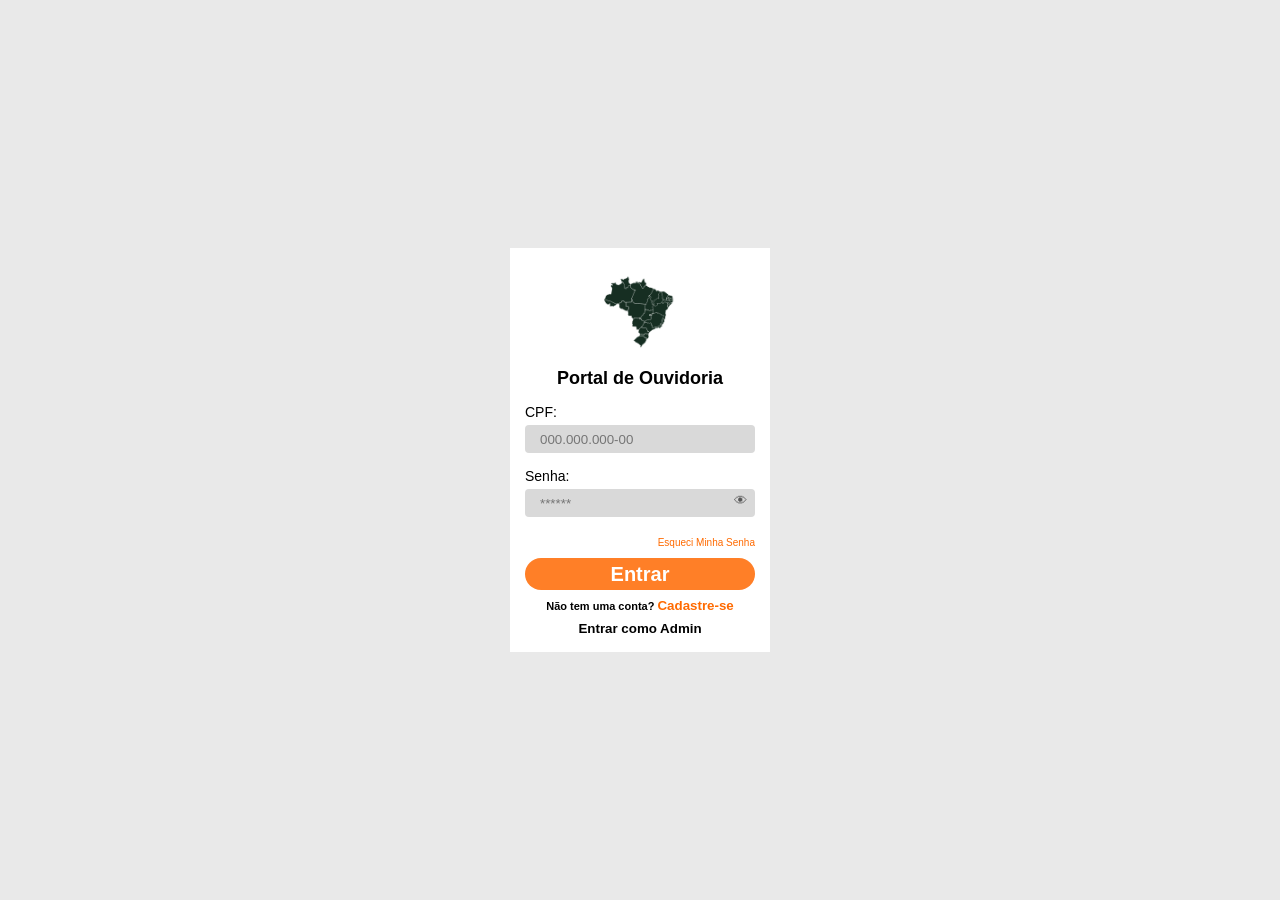
<file: docs/index.html>
<!DOCTYPE html>
<html lang="pt-BR">
<head>
    <meta charset="UTF-8">
    <meta name="viewport" content="width=device-width, initial-scale=1.0">
    <title>Portal de Ouvidoria</title>

    <link rel="stylesheet" href="index.css">
</head>

<body>

    <div class="container">

        <div class="logo-box">
            <img src="mapa.png" alt="Mapa Brasil">
        </div>

        <h1>Portal de Ouvidoria</h1>

        <form id="form-login">

            <label for="cpf">CPF:</label>

            <input 
                type="text"
                id="cpf"
                placeholder="000.000.000-00"
                maxlength="14"
                inputmode="numeric"

                oninput="
                this.value = this.value
                .replace(/\D/g, '')
                .replace(/(\d{3})(\d)/, '$1.$2')
                .replace(/(\d{3})(\d)/, '$1.$2')
                .replace(/(\d{3})(\d{1,2})$/, '$1-$2')
                "
            >

            <label for="senha">Senha:</label>

            <div class="senha-box">

                <input 
                    type="password" 
                    id="senha" 
                    placeholder="******"
                >

                <button type="button" class="eye-btn" id="mostrarSenha">
                    👁
                </button>

            </div>

            <button type="button" class="forgot">
                Esqueci Minha Senha
            </button>

            <button 
                type="submit" 
                class="entrar-btn"
            >
                Entrar
            </button>

        </form>

        <p class="cadastro">
            Não tem uma conta?

            <button 
                type="button"
                class="cadastro-btn"
                onclick="window.location.href='cadastro/cadastro.html'"
            >
                Cadastre-se
            </button>
        </p>

        <a href="atendente/atendente.html">
            <button type="button" class="admin">Entrar como Admin</button>
        </a>

    </div>

    <script src="index.js"></script>

</body>
</html>
</file>
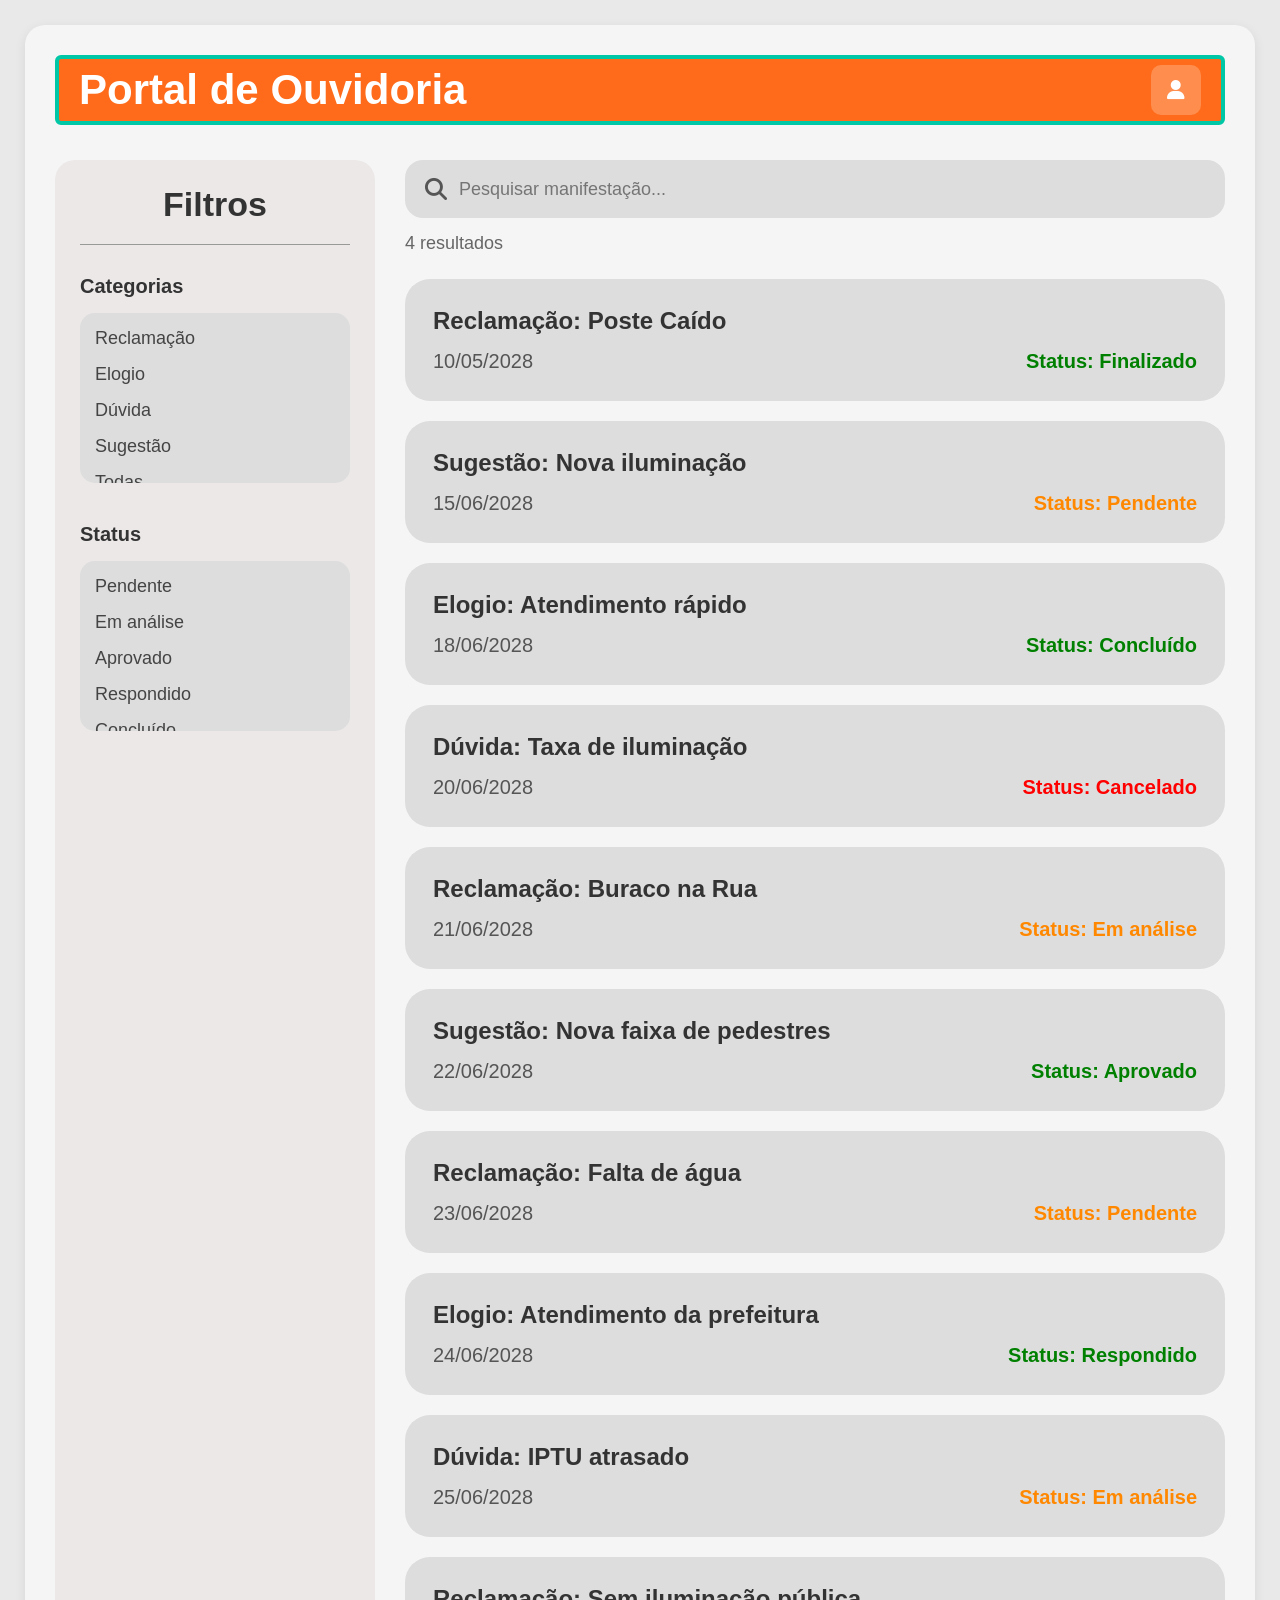
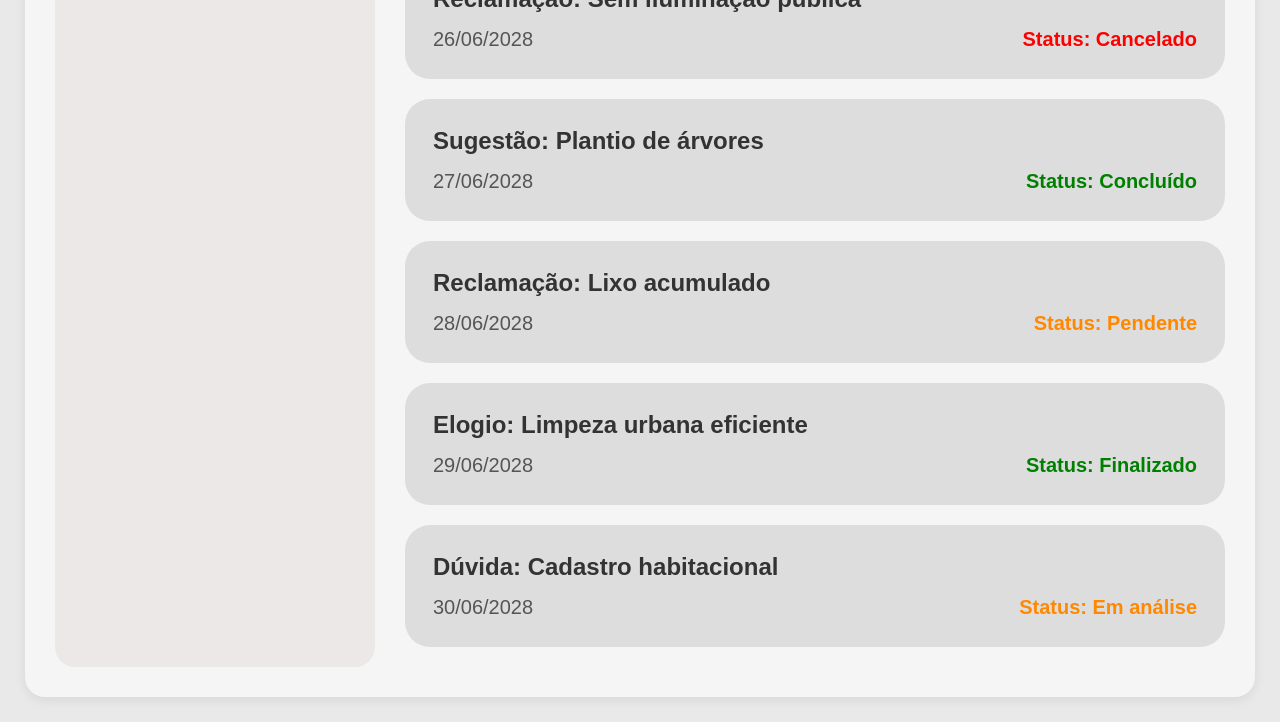
<file: docs/atendente/atendente.html>
<!DOCTYPE html>
<html lang="pt-BR">
<head>
  <meta charset="UTF-8">
  <meta name="viewport" content="width=device-width, initial-scale=1.0">

  <title>Portal de Ouvidoria</title>

  <!-- ICONS -->
  <link rel="stylesheet"
    href="https://cdnjs.cloudflare.com/ajax/libs/font-awesome/6.5.1/css/all.min.css"/>

  <link rel="stylesheet" href="atendente.css">
</head>

<body>

  <div class="container">

    <!-- HEADER -->
    <header class="topbar">

      <h1>Portal de Ouvidoria</h1>

      <!-- ÍCONE USER -->
      <div class="user-icon">
        <i class="fa-solid fa-user"></i>
      </div>

    </header>

    <!-- MAIN -->
    <main class="main">

      <!-- SIDEBAR -->
      <aside class="sidebar">

        <h2>Filtros</h2>

        <div class="line"></div>

        <!-- Categorias -->
        <div class="filter-group">

          <h3>Categorias</h3>

          <div class="filter-box">

            <div class="filter-item">Reclamação</div>
            <div class="filter-item">Elogio</div>
            <div class="filter-item">Dúvida</div>
            <div class="filter-item">Sugestão</div>
            <div class="filter-item">Todas</div>

          </div>

        </div>

        <!-- Status -->
        <div class="filter-group">

          <h3>Status</h3>

          <div class="filter-box">

            <div class="filter-item">Pendente</div>
            <div class="filter-item">Em análise</div>
            <div class="filter-item">Aprovado</div>
            <div class="filter-item">Respondido</div>
            <div class="filter-item">Concluído</div>
            <div class="filter-item">Cancelado</div>

          </div>

        </div>

      </aside>

      <!-- CONTENT -->
      <section class="content">

        <!-- SEARCH -->
        <div class="search-box">

          <i class="fa-solid fa-magnifying-glass"></i>

          <input
            type="text"
            id="searchInput"
            placeholder="Pesquisar manifestação..."
          >

        </div>

        <div class="results">
          <span id="resultCount">4</span> resultados
        </div>

        <!-- CARDS -->
        <!-- CARD -->
<div class="card">

  <div class="card-title">
    Reclamação: Poste Caído
  </div>

  <div class="card-info">

    <span>10/05/2028</span>

    <span class="status finalizado">
      Status: Finalizado
    </span>

  </div>

</div>

<!-- CARD -->
<div class="card">

  <div class="card-title">
    Sugestão: Nova iluminação
  </div>

  <div class="card-info">

    <span>15/06/2028</span>

    <span class="status pendente">
      Status: Pendente
    </span>

  </div>

</div>

<!-- CARD -->
<div class="card">

  <div class="card-title">
    Elogio: Atendimento rápido
  </div>

  <div class="card-info">

    <span>18/06/2028</span>

    <span class="status finalizado">
      Status: Concluído
    </span>

  </div>

</div>

<!-- CARD -->
<div class="card">

  <div class="card-title">
    Dúvida: Taxa de iluminação
  </div>

  <div class="card-info">

    <span>20/06/2028</span>

    <span class="status cancelado">
      Status: Cancelado
    </span>

  </div>

</div>

<!-- NOVOS CARDS -->

<div class="card">

  <div class="card-title">
    Reclamação: Buraco na Rua
  </div>

  <div class="card-info">

    <span>21/06/2028</span>

    <span class="status pendente">
      Status: Em análise
    </span>

  </div>

</div>

<div class="card">

  <div class="card-title">
    Sugestão: Nova faixa de pedestres
  </div>

  <div class="card-info">

    <span>22/06/2028</span>

    <span class="status finalizado">
      Status: Aprovado
    </span>

  </div>

</div>

<div class="card">

  <div class="card-title">
    Reclamação: Falta de água
  </div>

  <div class="card-info">

    <span>23/06/2028</span>

    <span class="status pendente">
      Status: Pendente
    </span>

  </div>

</div>

<div class="card">

  <div class="card-title">
    Elogio: Atendimento da prefeitura
  </div>

  <div class="card-info">

    <span>24/06/2028</span>

    <span class="status finalizado">
      Status: Respondido
    </span>

  </div>

</div>

<div class="card">

  <div class="card-title">
    Dúvida: IPTU atrasado
  </div>

  <div class="card-info">

    <span>25/06/2028</span>

    <span class="status pendente">
      Status: Em análise
    </span>

  </div>

</div>

<div class="card">

  <div class="card-title">
    Reclamação: Sem iluminação pública
  </div>

  <div class="card-info">

    <span>26/06/2028</span>

    <span class="status cancelado">
      Status: Cancelado
    </span>

  </div>

</div>

<div class="card">

  <div class="card-title">
    Sugestão: Plantio de árvores
  </div>

  <div class="card-info">

    <span>27/06/2028</span>

    <span class="status finalizado">
      Status: Concluído
    </span>

  </div>

</div>

<div class="card">

  <div class="card-title">
    Reclamação: Lixo acumulado
  </div>

  <div class="card-info">

    <span>28/06/2028</span>

    <span class="status pendente">
      Status: Pendente
    </span>

  </div>

</div>

<div class="card">

  <div class="card-title">
    Elogio: Limpeza urbana eficiente
  </div>

  <div class="card-info">

    <span>29/06/2028</span>

    <span class="status finalizado">
      Status: Finalizado
    </span>

  </div>

</div>

<div class="card">

  <div class="card-title">
    Dúvida: Cadastro habitacional
  </div>

  <div class="card-info">

    <span>30/06/2028</span>

    <span class="status pendente">
      Status: Em análise
    </span>

  </div>

</div>

        </div>

      </section>

    </main>

  </div>

  <script src="script.js"></script>

</body>
</html>
</file>
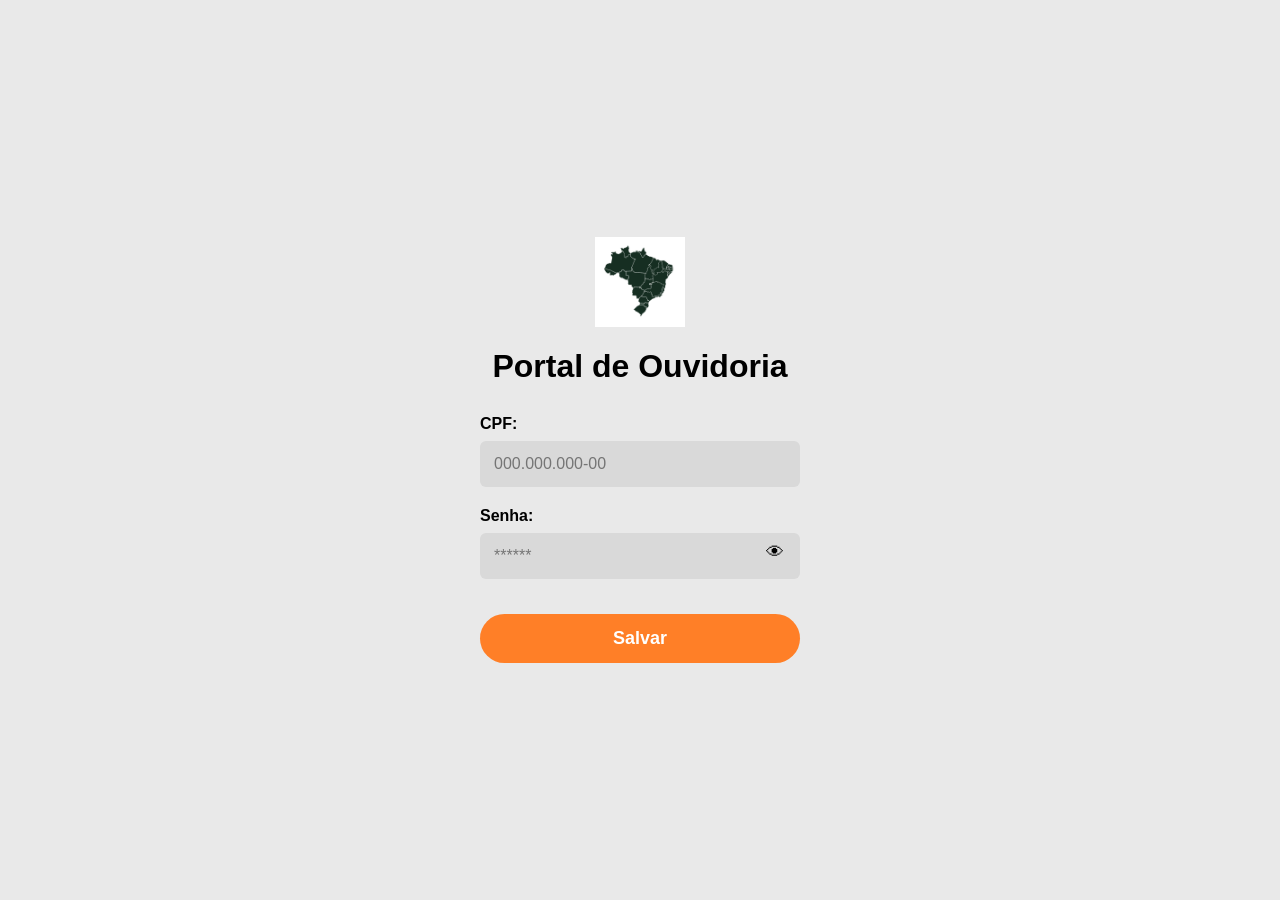
<file: docs/cadastro/cadastro.html>
<!DOCTYPE html>
<html lang="pt-BR">
<head>

    <meta charset="UTF-8">
    <meta name="viewport" content="width=device-width, initial-scale=1.0">

    <title>Cadastro</title>

    <link rel="stylesheet" href="cadastro.css">

</head>

<body>

    <div class="container">

        <div class="logo-box">
            <img src="mapa.png" alt="Mapa Brasil">
        </div>

        <h1>Portal de Ouvidoria</h1>

        <form id="form-cadastro">

            <label for="cpf">CPF:</label>

            <input
                type="text"
                id="cpf"
                placeholder="000.000.000-00"
                maxlength="14"
                inputmode="numeric"
                oninput="
                    this.value = this.value
                    .replace(/\D/g, '')
                    .replace(/(\d{3})(\d)/, '$1.$2')
                    .replace(/(\d{3})(\d)/, '$1.$2')
                    .replace(/(\d{3})(\d{1,2})$/, '$1-$2')
                "
            >

            <label for="senha">Senha:</label>

            <div class="senha-box">

                <input
                    type="password"
                    id="senha"
                    placeholder="******"
                >

                <button
                    type="button"
                    class="eye-btn"
                    id="mostrarSenha"
                >
                    👁
                </button>

            </div>

            <button
                type="submit"
                class="salvar-btn"
            >
                Salvar
            </button>

        </form>

    </div>

    <script src="cadastro.js"></script>

</body>
</html>
</file>
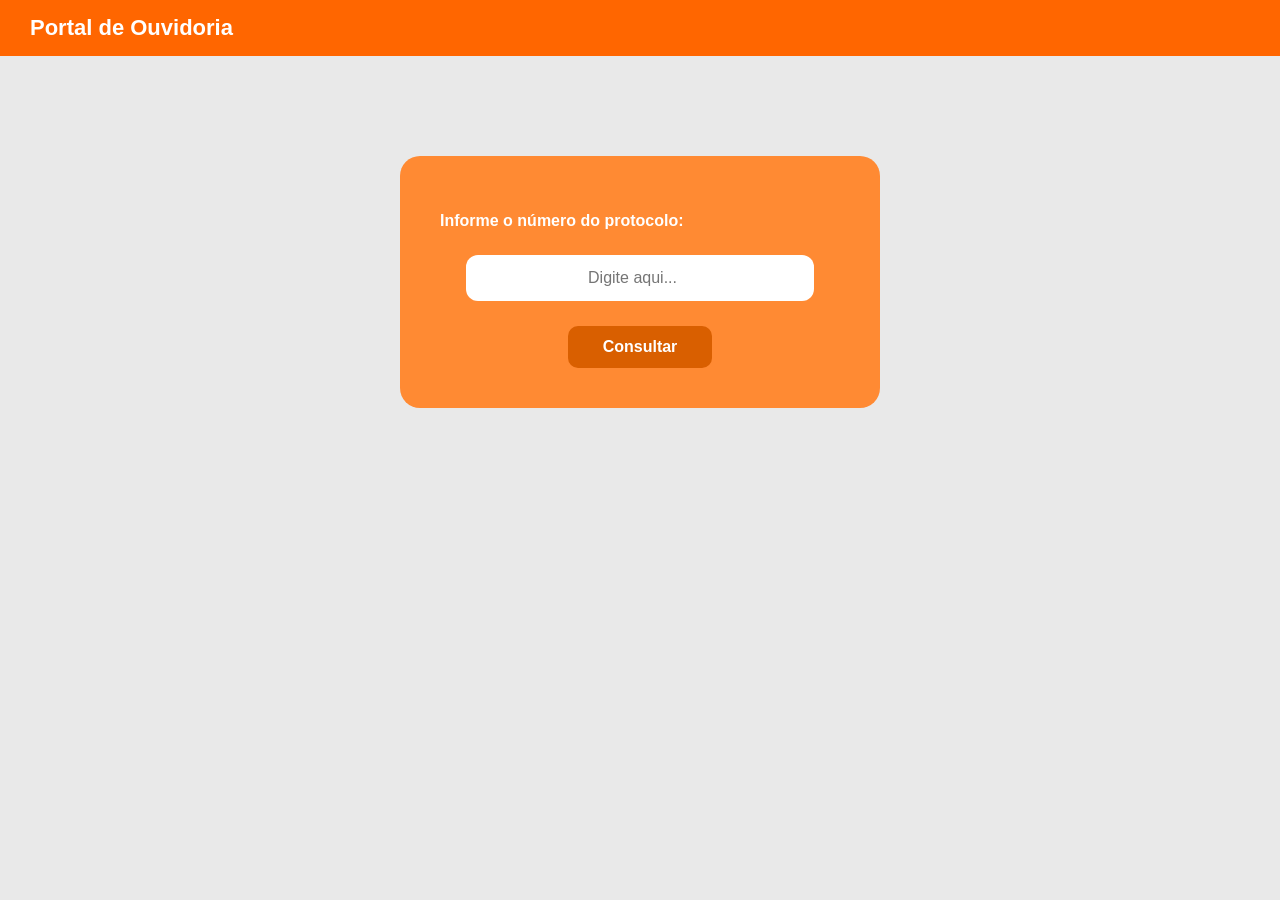
<file: docs/consulta_protocolo/consulta.html>
<!DOCTYPE html>
<html lang="pt-BR">
<head>

    <meta charset="UTF-8">
    <meta name="viewport" content="width=device-width, initial-scale=1.0">

    <title>Consultar Protocolo</title>

    <link rel="stylesheet" href="consulta.css">

</head>

<body>

    <div class="barra-topo">

        <h1>
            Portal de Ouvidoria
        </h1>

    </div>

    <div class="container">

        <div class="card">

            <p class="titulo">
                Informe o número do protocolo:
            </p>

            <input
                type="number"
                id="campoProtocolo"
                placeholder="Digite aqui..."
            >

            <button id="btnConsultar">
                Consultar
            </button>

        </div>

    </div>

    <script src="consulta.js"></script>

</body>
</html>
</file>
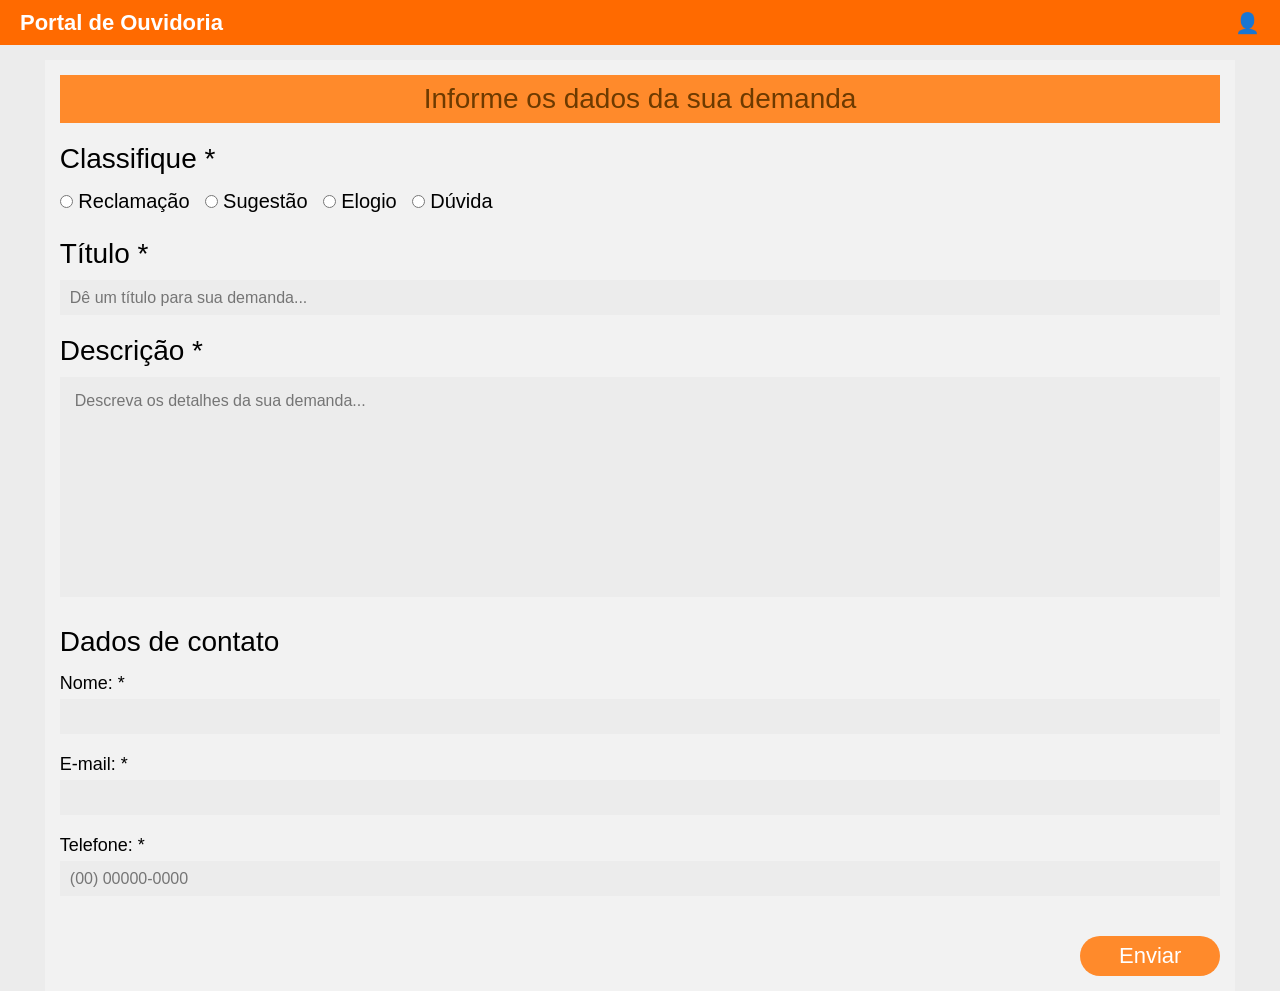
<file: docs/nova-demanda/demanda.html>
<!DOCTYPE html>
<html lang="pt-BR">
<head>
    <meta charset="UTF-8">
    <meta name="viewport" content="width=device-width, initial-scale=1.0">
    <title>Nova Demanda</title>

    <link rel="stylesheet" href="demanda.css">
</head>
<body>

    <header>

        <h1>
            Portal de Ouvidoria
        </h1>

        <div class="perfil">
            👤
        </div>

    </header>

    <div class="container">

        <div class="titulo-topo">
            Informe os dados da sua demanda
        </div>

        <form id="form-demanda">

            <h2>
                Classifique <span>*</span>
            </h2>

            <div class="radio-group">

                <label>
                    <input type="radio" name="tipo" value="Reclamação" required>
                    Reclamação
                </label>

                <label>
                    <input type="radio" name="tipo" value="Sugestão">
                    Sugestão
                </label>

                <label>
                    <input type="radio" name="tipo" value="Elogio">
                    Elogio
                </label>

                <label>
                    <input type="radio" name="tipo" value="Dúvida">
                    Dúvida
                </label>

            </div>

            <label class="titulo-label">
                Título <span>*</span>
            </label>

            <input 
                type="text"
                id="titulo"
                placeholder="Dê um título para sua demanda..."
                required
            >

            <label class="titulo-label">
                Descrição <span>*</span>
            </label>

            <textarea 
                id="descricao"
                placeholder="Descreva os detalhes da sua demanda..."
                required
            ></textarea>

            <h2 class="contato">
                Dados de contato
            </h2>

            <div class="dados">

                <label>
                    Nome: <span>*</span>
                </label>

                <input type="text" id="nome" required>

                <label>
                    E-mail: <span>*</span>
                </label>

                <input type="email" id="email" required>

                <label>
                    Telefone: <span>*</span>
                </label>

                <input 
                    type="text"
                    id="telefone"
                    placeholder="(00) 00000-0000"
                    maxlength="15"
                    inputmode="numeric"

                    oninput="
                    this.value = this.value
                    .replace(/\D/g, '')
                    .replace(/^(\d{2})(\d)/g, '($1) $2')
                    .replace(/(\d{5})(\d)/, '$1-$2')
                    "

                    required
                >

            </div>

            <div class="btn-area">

                <button type="submit">
                    Enviar
                </button>

            </div>

        </form>

    </div>

    <script src="demanda.js"></script>

</body>
</html>
</file>
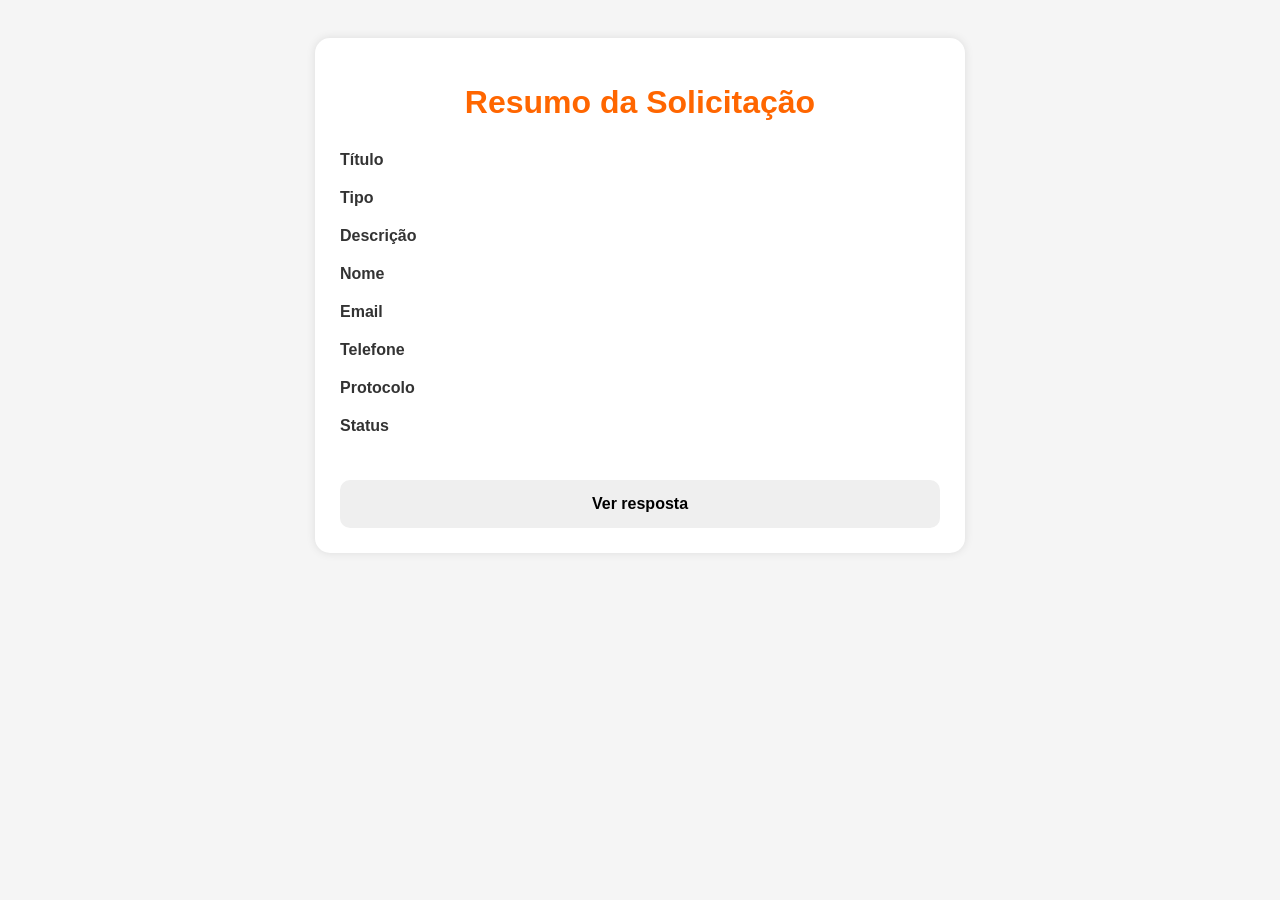
<file: docs/resumo-demanda/resumo.html>
<!DOCTYPE html>
<html lang="pt-BR">
<head>
<meta charset="UTF-8">
<meta name="viewport" content="width=device-width, initial-scale=1.0">

<title>Resumo</title>

<style>

body{
    font-family: Arial, Helvetica, sans-serif;
    background: #f5f5f5;
    padding: 30px;
}

.container{
    max-width: 600px;
    margin: auto;
    background: white;
    padding: 25px;
    border-radius: 15px;
    box-shadow: 0px 0px 10px rgba(0,0,0,0.1);
}

h1{
    color: #ff6600;
    text-align: center;
    margin-bottom: 30px;
}

.info{
    margin-bottom: 20px;
}

.label{
    font-weight: bold;
    color: #333;
}

.valor{
    margin-top: 5px;
    color: #555;
}

#status{
    font-weight: bold;
    font-size: 18px;
}

#btnResposta{
    width: 100%;
    padding: 15px;
    border: none;
    border-radius: 10px;
    font-size: 16px;
    font-weight: bold;
    margin-top: 25px;
    transition: 0.3s;
}

</style>
</head>

<body>

<div class="container">

    <h1>Resumo da Solicitação</h1>

    <div class="info">
        <div class="label">Título</div>
        <div class="valor" id="titulo"></div>
    </div>

    <div class="info">
        <div class="label">Tipo</div>
        <div class="valor" id="tipo"></div>
    </div>

    <div class="info">
        <div class="label">Descrição</div>
        <div class="valor" id="descricao"></div>
    </div>

    <div class="info">
        <div class="label">Nome</div>
        <div class="valor" id="nome"></div>
    </div>

    <div class="info">
        <div class="label">Email</div>
        <div class="valor" id="email"></div>
    </div>

    <div class="info">
        <div class="label">Telefone</div>
        <div class="valor" id="telefone"></div>
    </div>

    <div class="info">
        <div class="label">Protocolo</div>
        <div class="valor" id="protocolo"></div>
    </div>

    <div class="info">
        <div class="label">Status</div>
        <div class="valor" id="status"></div>
    </div>

    <button id="btnResposta">
        Ver resposta
    </button>

</div>

<script src="resumo.js"></script>

</body>
</html>
</file>
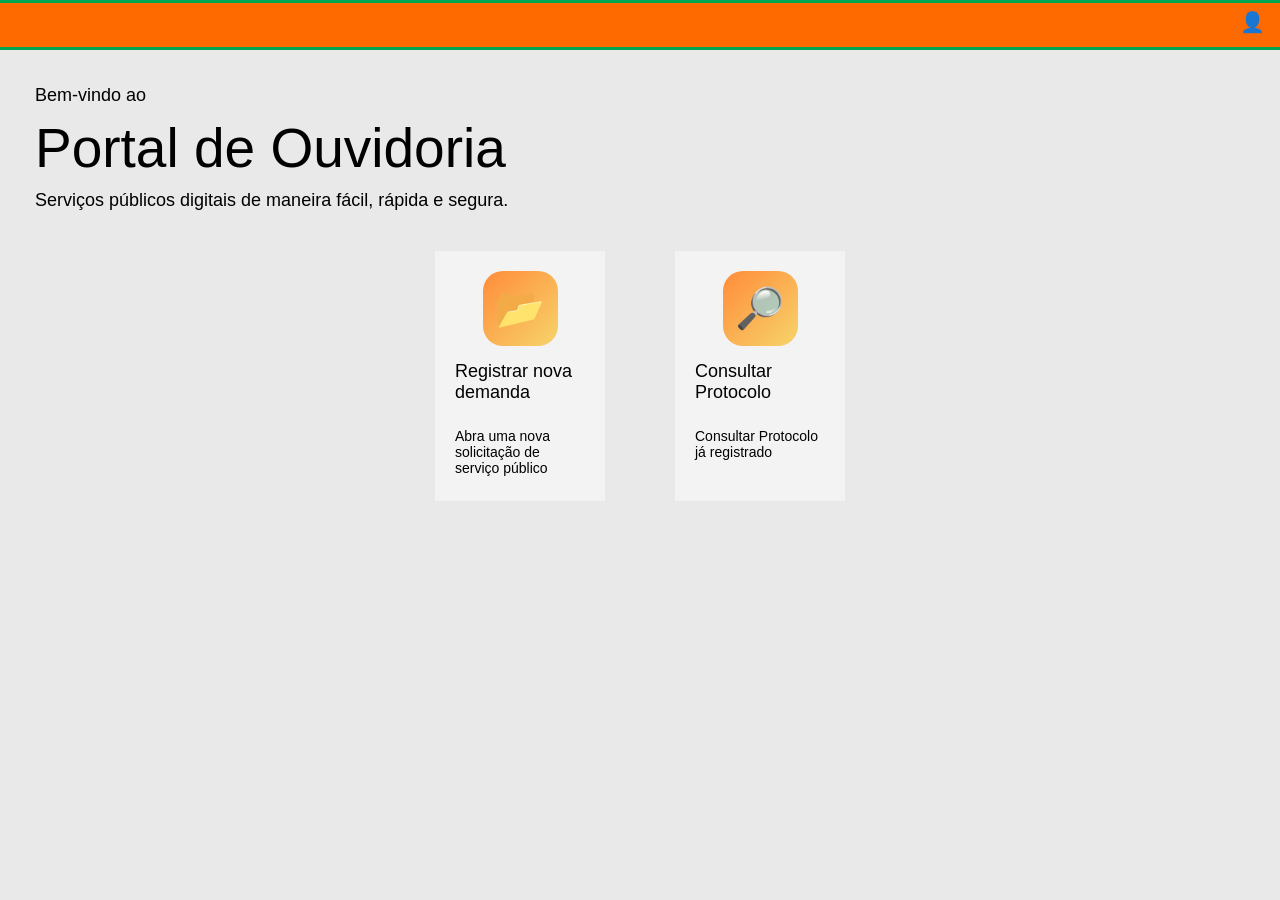
<file: docs/tela-boas-vindas/boas_vindas.html>
<!DOCTYPE html>
<html lang="pt-BR">
<head>
    <meta charset="UTF-8">
    <meta name="viewport" content="width=device-width, initial-scale=1.0">
    <title>Portal de Ouvidoria</title>

    <link rel="stylesheet" href="boas_vindas.css">
</head>
<body>

    <div class="perfil-icon">
        👤
    </div>

    <div class="barra-topo"></div>

    <div class="container">

        <p class="bem-vindo">
            Bem-vindo ao
        </p>

        <h1>
            Portal de Ouvidoria
        </h1>

        <p class="descricao">
            Serviços públicos digitais de maneira fácil, rápida e segura.
        </p>

        <div class="cards">

            <div 
                class="card"
                onclick="window.location.href='../nova-demanda/demanda.html'"
            >

                <div class="icone">
                    📂
                </div>

                <h2>
                    Registrar nova demanda
                </h2>

                <p>
                    Abra uma nova solicitação de serviço público
                </p>

            </div>

            <div 
                class="card"
                onclick="window.location.href='../consulta_protocolo/consulta.html'"
            >

                <div class="icone">
                    🔎
                </div>

                <h2>
                    Consultar Protocolo
                </h2>

                <p>
                    Consultar Protocolo já registrado
                </p>

            </div>

        </div>

    </div>

</body>
</html>
</file>
<file: docs/index.css>
*{
    margin: 0;
    padding: 0;
    box-sizing: border-box;
    font-family: Arial, Helvetica, sans-serif;
}

body{
    background-color: #e9e9e9;
    display: flex;
    justify-content: center;
    align-items: center;
    height: 100vh;
}

.container{
    width: 260px;
    background: white;
    padding: 15px;
    text-align: center;
}

.logo-box{
    width: 115px;
    height: 100px;
    margin: auto;
    display: flex;
    justify-content: center;
    align-items: center;
}

.logo-box img{
    width: 90px;
}

h1{
    font-size: 18px;
    margin-top: 5px;
    margin-bottom: 15px;
    font-weight: bold;
}

form{
    text-align: left;
}

label{
    font-size: 14px;
    display: block;
    margin-bottom: 5px;
}

input{
    width: 100%;
    height: 28px;
    border: none;
    background: #d9d9d9;
    border-radius: 4px;
    padding-left: 15px;
    margin-bottom: 15px;
    outline: none;
    transition: 0.2s;
    cursor: text;
}

input:hover{
    background: #cfcfcf;
}

input:focus{
    background: #eeeeee;
    border: 2px solid #ff7a1a;
    transform: scale(1.02);
}

.senha-box{
    position: relative;
}

.eye-btn{
    position: absolute;
    right: 8px;
    top: 4px;
    border: none;
    background: transparent;
    cursor: pointer;
    opacity: 0.6;
    transition: 0.2s;
}

.eye-btn:hover{
    opacity: 1;
    transform: scale(1.1);
}

.forgot{
    width: 100%;
    border: none;
    background: transparent;
    color: #ff6a00;
    text-align: right;
    font-size: 10px;
    cursor: pointer;
    margin-top: -10px;
    margin-bottom: 10px;
    transition: 0.2s;
}

.forgot:hover{
    color: #ff8c3a;
    transform: scale(1.05);
}

.entrar-btn{
    width: 100%;
    height: 32px;
    border: none;
    border-radius: 20px;
    background: #ff7f27;
    color: white;
    font-size: 20px;
    font-weight: bold;
    cursor: pointer;
    transition: 0.2s;
}

.entrar-btn:hover{
    background: #ff6600;
    transform: scale(1.03);
}

.cadastro{
    margin-top: 8px;
    font-size: 11px;
    font-weight: bold;
}

.cadastro-btn{
    border: none;
    background: transparent;
    color: #ff6a00;
    font-weight: bold;
    cursor: pointer;
    transition: 0.2s;
}

.cadastro-btn:hover{
    color: #ff8c3a;
    transform: scale(1.05);
}

.admin{
    margin-top: 8px;
    border: none;
    background: transparent;
    font-weight: bold;
    cursor: pointer;
    transition: 0.2s;
}

.admin:hover{
    color: #ff6a00;
    transform: scale(1.05);
}
</file>
<file: docs/atendente/atendente.css>
*{
  margin:0;
  padding:0;
  box-sizing:border-box;
  font-family: Arial, Helvetica, sans-serif;
}

body{
  background:#e9e9e9;
  min-height:100vh;
  padding:25px;
}

/* CONTAINER */
.container{
  width:100%;
  min-height:95vh;

  background:#f5f5f5;

  border-radius:20px;

  padding:30px;

  box-shadow:0 3px 12px rgba(0,0,0,0.08);
}

/* HEADER */
.topbar{
  width:100%;
  height:70px;

  background:#ff6b1a;

  border:4px solid #00c7a5;

  border-radius:6px;

  display:flex;
  align-items:center;
  justify-content:space-between;

  padding:0 20px;

  margin-bottom:35px;
}

.topbar h1{
  color:white;
  font-size:42px;
  font-weight:bold;
}

/* USER ICON */
.user-icon{
  width:50px;
  height:50px;

  background:#ff8d4d;

  border-radius:10px;

  display:flex;
  align-items:center;
  justify-content:center;

  cursor:pointer;

  transition:0.3s;
}

.user-icon:hover{
  background:#ffa46f;
}

.user-icon i{
  color:white;
  font-size:20px;
}

/* MAIN */
.main{
  display:flex;
  gap:30px;
}

/* SIDEBAR */
.sidebar{
  width:320px;

  background:#ece8e8;

  border-radius:20px;

  padding:25px;
}

.sidebar h2{
  text-align:center;
  font-size:34px;
  margin-bottom:20px;
  color:#333;
}

.line{
  width:100%;
  height:1px;
  background:#999;
  margin-bottom:30px;
}

.filter-group{
  margin-bottom:40px;
}

.filter-group h3{
  font-size:20px;
  margin-bottom:15px;
  color:#333;
}

.filter-box{
  background:#dddddd;

  border-radius:15px;

  padding:15px;

  max-height:170px;

  overflow-y:auto;
}

.filter-item{
  margin-bottom:15px;

  color:#444;

  cursor:pointer;

  transition:0.2s;

  font-size:18px;
}

.filter-item:hover{
  color:#ff6b1a;
  transform:translateX(4px);
}

/* CONTENT */
.content{
  flex:1;
}

/* SEARCH */
.search-box{
  width:100%;

  background:#dddddd;

  border-radius:18px;

  padding:18px 20px;

  display:flex;
  align-items:center;

  margin-bottom:15px;
}

.search-box i{
  font-size:22px;
  color:#555;
  margin-right:12px;
}

.search-box input{
  width:100%;

  border:none;
  outline:none;

  background:transparent;

  font-size:18px;

  color:#333;
}

.results{
  color:#666;
  font-size:18px;
  margin-bottom:25px;
}

/* CARDS */
.cards{
  display:flex;
  flex-direction:column;
  gap:24px;
}

.card{
  background:#dddddd;

  border-radius:25px;

  padding:28px;
  margin-bottom: 20px;

  cursor:pointer;

  transition:0.3s;
}

.card:hover{
  transform:translateY(-4px);

  box-shadow:0 8px 15px rgba(0,0,0,0.08);
}

.card-title{
  font-size:24px;
  font-weight:bold;

  color:#333;

  margin-bottom:15px;
}

.card-info{
  display:flex;
  justify-content:space-between;
  align-items:center;

  color:#555;

  font-size:20px;
}

.status{
  font-weight:bold;
}

.finalizado{
  color:green;
}

.pendente{
  color:#ff8800;
}

.cancelado{
  color:red;
}

/* SCROLL */
::-webkit-scrollbar{
  width:8px;
}

::-webkit-scrollbar-thumb{
  background:#bdbdbd;
  border-radius:20px;
}

/* RESPONSIVO */
@media(max-width: 1000px){

  .main{
    flex-direction:column;
  }

  .sidebar{
    width:100%;
  }

  .topbar h1{
    font-size:28px;
  }

  .sidebar h2{
    font-size:35px;
  }

  .card-info{
    flex-direction:column;
    align-items:flex-start;
    gap:10px;
  }
}
</file>
<file: docs/cadastro/cadastro.css>
body{

    margin: 0;
    padding: 0;
    font-family: Arial, Helvetica, sans-serif;
    background: #e9e9e9;

    display: flex;
    justify-content: center;
    align-items: center;

    height: 100vh;

}

.container{

    width: 320px;

}

.logo-box{

    display: flex;
    justify-content: center;
    margin-bottom: 10px;

}

.logo-box img{

    width: 90px;

}

h1{

    text-align: center;
    font-size: 32px;
    margin-bottom: 30px;

}

form{

    display: flex;
    flex-direction: column;

}

label{

    margin-bottom: 8px;
    font-weight: bold;

}

input{

    padding: 14px;
    border: none;
    border-radius: 6px;
    background: #d9d9d9;
    margin-bottom: 20px;
    font-size: 16px;

}

.senha-box{

    position: relative;

}

.senha-box input{

    width: 100%;
    box-sizing: border-box;

}

.eye-btn{

    position: absolute;
    right: 10px;
    top: 8px;

    border: none;
    background: transparent;
    cursor: pointer;
    font-size: 18px;

}

.salvar-btn{

    margin-top: 15px;
    padding: 14px;

    border: none;
    border-radius: 25px;

    background: #ff7f27;
    color: white;

    font-size: 18px;
    font-weight: bold;

    cursor: pointer;
    transition: 0.3s;

}

.salvar-btn:hover{

    background: #e56f1c;

}
</file>
<file: docs/consulta_protocolo/consulta.css>
body{

    margin: 0;
    font-family: Arial, Helvetica, sans-serif;
    background: #e9e9e9;

}

.barra-topo{

    width: 100%;
    background: #ff6600;
    padding: 15px 30px;
    box-sizing: border-box;

}

.barra-topo h1{

    color: white;
    margin: 0;
    font-size: 22px;

}

.container{

    width: 100%;
    display: flex;
    justify-content: center;
    margin-top: 100px;

}

.card{

    background: #ff8a33;
    width: 400px;
    padding: 40px;
    border-radius: 20px;
    text-align: center;

}

.titulo{

    color: white;
    font-weight: bold;
    margin-bottom: 25px;
    text-align: left;

}

#campoProtocolo{

    width: 80%;
    padding: 14px;
    border: none;
    border-radius: 12px;
    outline: none;
    text-align: center;
    font-size: 16px;

}

#btnConsultar{

    margin-top: 25px;
    padding: 12px 35px;
    border: none;
    border-radius: 10px;
    background: #d95f00;
    color: white;
    font-size: 16px;
    font-weight: bold;
    cursor: pointer;
    transition: 0.3s;

}

#btnConsultar:hover{

    background: #b84f00;

}
</file>
<file: docs/nova-demanda/demanda.css>
*{
    margin: 0;
    padding: 0;
    box-sizing: border-box;
    font-family: Arial, Helvetica, sans-serif;
}

body{
    background: #ececec;
}

header{
    width: 100%;
    height: 45px;
    background: #ff6a00;
    display: flex;
    align-items: center;
    justify-content: space-between;
    padding: 0 20px;
    color: white;
}

header h1{
    font-size: 22px;
}

.perfil{
    font-size: 20px;
    color: #ffcf9d;
}

.container{
    width: 93%;
    margin: auto;
    background: #f2f2f2;
    margin-top: 15px;
    padding: 15px;
}

.titulo-topo{
    width: 100%;
    background: #ff8a2b;
    text-align: center;
    padding: 8px;
    color: #6d3a00;
    font-size: 28px;
    margin-bottom: 20px;
}

h2{
    font-size: 28px;
    font-weight: normal;
    margin-bottom: 15px;
}

.radio-group{
    display: flex;
    gap: 15px;
    margin-bottom: 25px;
}

.radio-group label{
    font-size: 20px;
    cursor: pointer;
}

input[type="radio"]{
    cursor: pointer;
}

.titulo-label{
    display: block;
    font-size: 28px;
    margin-bottom: 10px;
}

input[type="text"],
input[type="email"]{
    width: 100%;
    height: 35px;
    border: none;
    background: #ececec;
    padding-left: 10px;
    margin-bottom: 20px;
    outline: none;
    font-size: 16px;
}

textarea{
    width: 100%;
    height: 220px;
    border: none;
    background: #ececec;
    resize: none;
    padding: 15px;
    outline: none;
    font-size: 16px;
    margin-bottom: 25px;
}

input:focus,
textarea:focus{
    border: 2px solid #ff7a1a;
    background: white;
}

.contato{
    margin-bottom: 15px;
}

.dados label{
    display: block;
    margin-bottom: 5px;
    font-size: 18px;
}

.btn-area{
    display: flex;
    justify-content: flex-end;
    margin-top: 20px;
}

button{
    width: 140px;
    height: 40px;
    border: none;
    border-radius: 20px;
    background: #ff8a2b;
    color: white;
    font-size: 22px;
    cursor: pointer;
    transition: 0.2s;
}

button:hover{
    background: #ff6a00;
    transform: scale(1.05);
}
</file>
<file: docs/tela-boas-vindas/boas_vindas.css>
*{
    margin: 0;
    padding: 0;
    box-sizing: border-box;
    font-family: Arial, Helvetica, sans-serif;
}

body{
    background: #e9e9e9;
}

.barra-topo{
    width: 100%;
    height: 50px;
    background: #ff6a00;
    border-top: 3px solid #00a651;
    border-bottom: 3px solid #00a651;
}

.container{
    padding: 35px;
}

.bem-vindo{
    font-size: 18px;
    margin-bottom: 10px;
}

h1{
    font-size: 55px;
    font-weight: normal;
    margin-bottom: 10px;
}

.descricao{
    font-size: 18px;
    margin-bottom: 40px;
}

.cards{
    display: flex;
    gap: 70px;
    margin-top: 30px;
    justify-content: center;
}

.card{
    width: 170px;
    height: 250px;
    border: none;
    background: #f3f3f3;
    cursor: pointer;
    transition: 0.2s;
    padding: 20px;
}

.card:hover{
    transform: scale(1.05);
    background: white;
}

.icone{
    width: 75px;
    height: 75px;
    margin: auto;
    margin-bottom: 15px;
    border-radius: 20px;
    background: linear-gradient(135deg, #ff8c3a, #f7d46b);
    display: flex;
    justify-content: center;
    align-items: center;
    font-size: 40px;
}

.card h2{
    font-size: 18px;
    font-weight: normal;
    margin-bottom: 25px;
}

.card p{
    font-size: 14px;
}

.perfil-icon{
    position: absolute;
    top: 10px;
    right: 15px;
    font-size: 20px;
    color: #ffb066;
}
</file>
